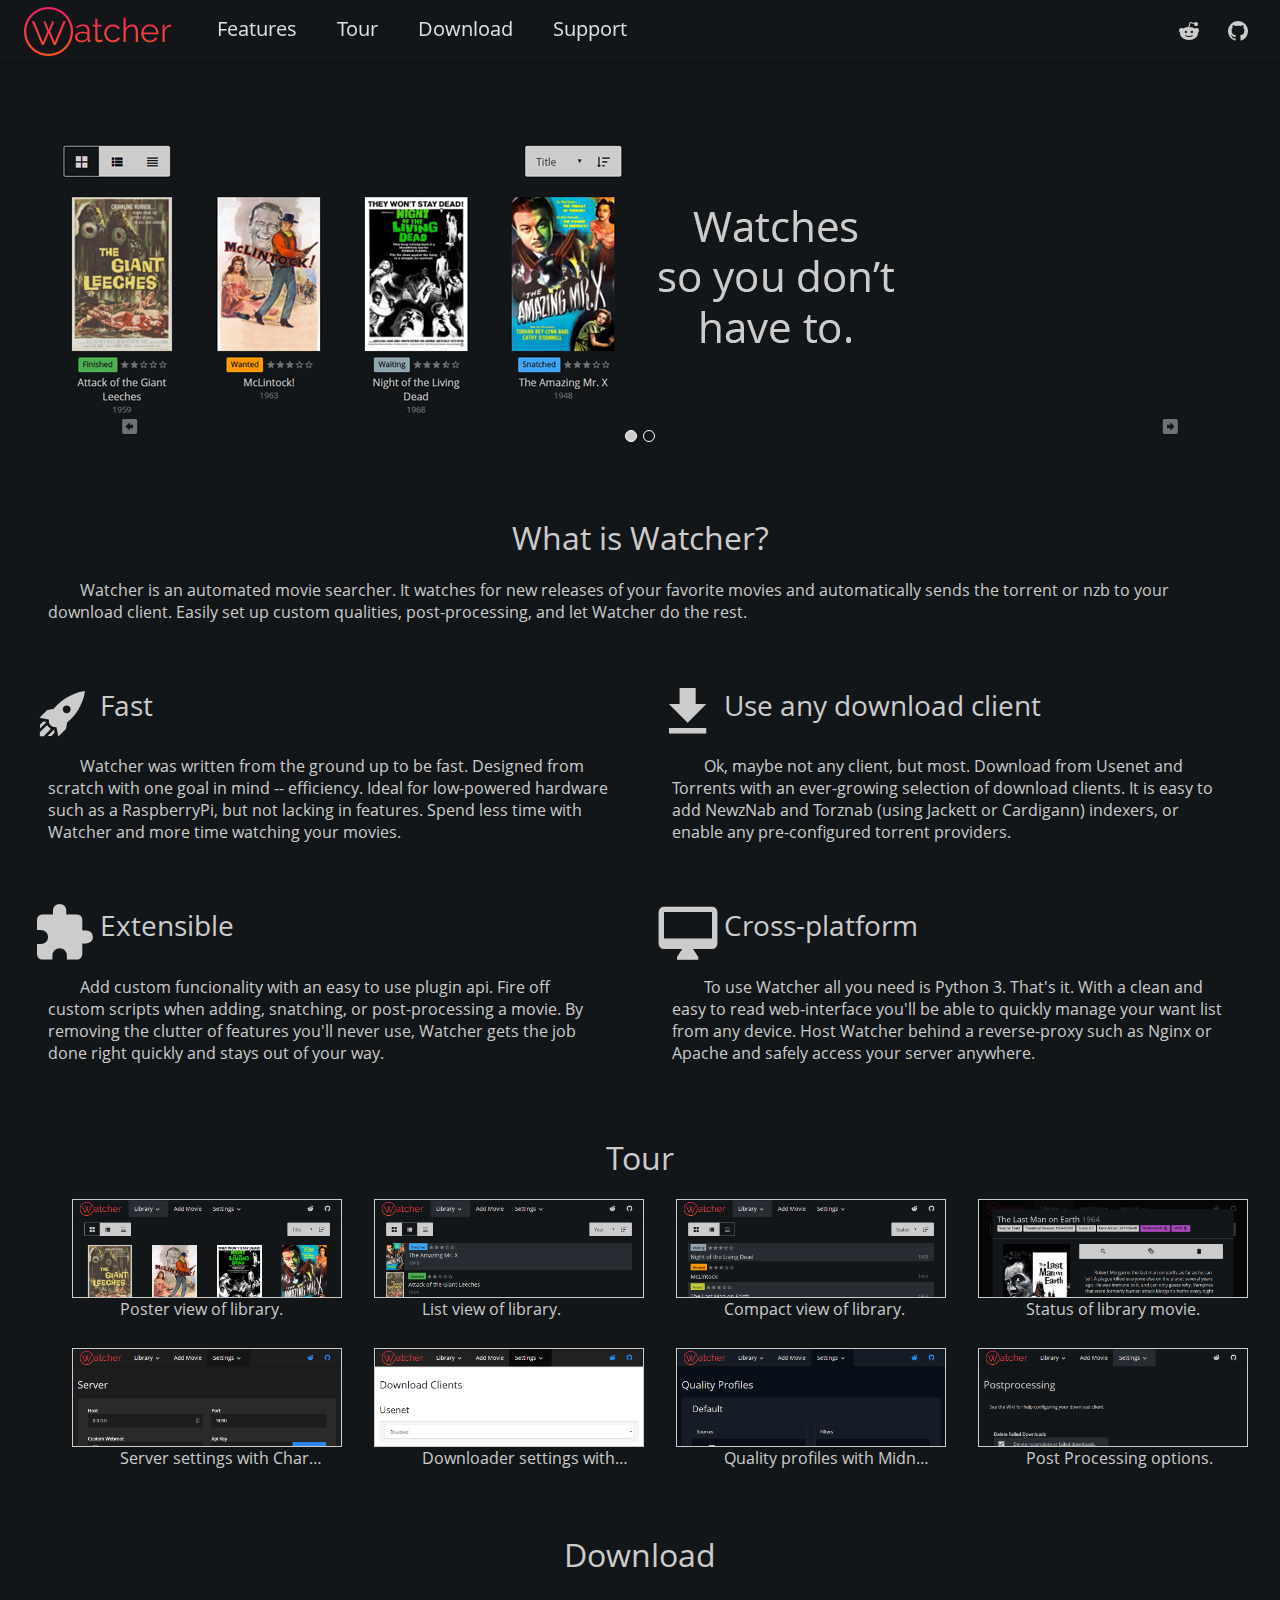
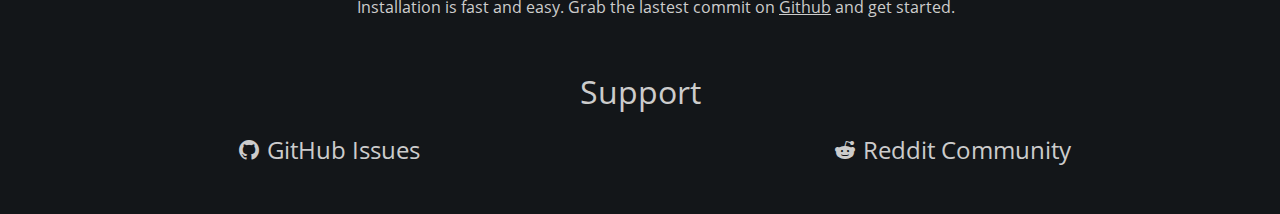
<file: index.html>
<!DOCTYPE html>
<html>
    <head>
        <meta charset="utf-8">
        <title>Watcher</title>
        <link href='css/bootstrap.css' rel='stylesheet' />
        <link href='css/lib/materialdesignicons.min.css' rel='stylesheet' />
        <link href='css/lib/jquery.bsPhotoGallery.css' rel='stylesheet' />
        <link href='css/lib/open-sans.css' rel='stylesheet' />
        <script type='text/javascript' src='js/lib/jquery.310.min.js'></script>
        <script type='text/javascript' src='js/lib/bootstrap.min.js'></script>
        <script type='text/javascript' src='js/lib/jquery.bsPhotoGallery.js'></script>
        <link rel="shortcut icon" type="image/x-icon" href="images/favicon.png">
    </head>
    <body>
        <nav class="navbar navbar-default">
            <div class="container-fluid">
                <div class="navbar-header">
                    <button type="button" class="navbar-toggle collapsed" data-toggle="collapse" data-target="#bs-example-navbar-collapse-1">
                        <span class="sr-only">Toggle navigation</span>
                        <i class="mdi mdi-menu"></i>
                    </button>
                    <img src="images/logo.png" alt="" class="navbar-brand">
                </div>
                <div class="collapse navbar-collapse" id="bs-example-navbar-collapse-1">

                    <ul class="nav navbar-nav">
                        <li>
                            <a href="#features">
                                Features
                            </a>
                        <li>
                            <a href="#tour">
                                Tour
                            </a>
                        </li>
                        <li>
                            <a href="#download">
                                Download
                            </a>
                        </li>
                        <li>
                            <a href="#support">
                                Support
                            </a>
                        </li>
                    </ul>

                    <div class="navbar-right btn-group">
                        <a class="btn text-primary" href="https://www.reddit.com/r/watcher/" target="_blank">
                            <i class="mdi mdi-reddit"></i>
                        </a>
                        <a class="btn text-primary" href="https://github.com/nosmokingbandit/watcher3" target="_blank">
                            <i class="mdi mdi-github-circle"></i>
                        </a>
                    </div>

                </div>
            </div>
        </nav>
        <div class="container-fluid">
            <div id="myCarousel" class="carousel slide" data-ride="carousel">
                <!-- Indicators -->
                <ol class="carousel-indicators">
                    <li data-target="#myCarousel" data-slide-to="0" class="active"></li>
                    <li data-target="#myCarousel" data-slide-to="1"></li>
                </ol>
                <!-- Wrapper for slides -->
                <div class="carousel-inner">
                    <div class="item active">
                        <img src="images/slider1.png">
                    </div>
                    <div class="item">
                        <img src="images/slider2.png" alt="Chicago">
                    </div>
                </div>
                <!-- Left and right controls -->
                <a class="left carousel-control" href="#myCarousel" data-slide="prev">
                    <i class="mdi mdi-arrow-left-bold-box"></i>
                    <span class="sr-only">Previous</span>
                </a>
                <a class="right carousel-control" href="#myCarousel" data-slide="next">
                    <i class="mdi mdi-arrow-right-bold-box"></i>
                    <span class="sr-only">Next</span>
                </a>
            </div>

            <div id='features'>
                <div class='col-md-12'>
                    <h2>What is Watcher?</h2>
                    <p>
                        Watcher is an automated movie searcher. It watches for new releases of
                        your favorite movies and automatically sends the torrent or nzb to your
                        download client. Easily set up custom qualities, post-processing, and let Watcher
                        do the rest.
                    </p>
                </div>
                <div class='col-md-6'>
                    <i class='mdi mdi-rocket'></i>
                    <h3>Fast</h3>
                    <p>
                        Watcher was written from the ground up to be fast. Designed from scratch
                        with one goal in mind -- efficiency. Ideal for low-powered hardware such
                        as a RaspberryPi, but not lacking in features. Spend less time with
                        Watcher and more time watching your movies.
                    </p>
                </div>
                <div class='col-md-6'>
                    <i class='mdi mdi-download'></i>
                    <h3>Use any download client</h3>
                    <p>
                        Ok, maybe not any client, but most. Download from Usenet and Torrents
                        with an ever-growing selection of download clients. It is easy to add
                        NewzNab and Torznab (using Jackett or Cardigann) indexers, or enable
                        any pre-configured torrent providers.
                    </p>
                </div>
                <div class='col-md-6'>
                    <i class='mdi mdi-puzzle'></i>
                    <h3>Extensible</h3>
                    <p>
                        Add custom funcionality with an easy to use plugin api. Fire off custom
                        scripts when adding, snatching, or post-processing a movie. By removing
                        the clutter of features you'll never use, Watcher gets the job done right
                        quickly and stays out of your way.
                    </p>
                </div>
                <div class='col-md-6'>
                    <i class='mdi mdi-desktop-mac'></i>
                    <h3>Cross-platform</h3>
                    <p>
                        To use Watcher all you need is Python 3. That's it.
                        With a clean and easy to read web-interface you'll be able to quickly
                        manage your want list from any device. Host Watcher behind a
                        reverse-proxy such as Nginx or Apache and safely access your server anywhere.
                    </p>
                </div>
            </div>
            <h2>Tour</h2>
            <ul id='tour'>
                <li>
                    <img src="images/tour/1.png">
                    <p class="text">Poster view of library.</p>
                </li>
                <li>
                    <img src="images/tour/2.png">
                    <p class="text">List view of library.</p>
                </li>
                <li>
                    <img src="images/tour/3.png">
                    <p class="text">Compact view of library.</p>
                </li>
                <li>
                    <img src="images/tour/4.png">
                    <p class="text">Status of library movie.</p>
                </li>
                <li>
                    <img src="images/tour/5.png">
                    <p class="text">Server settings with Charcoal theme.</p>
                </li>
                <li>
                    <img src="images/tour/6.png">
                    <p class="text">Downloader settings with Light theme.</p>
                </li>
                <li>
                    <img src="images/tour/7.png">
                    <p class="text">Quality profiles with Midnight theme.</p>
                </li>
                <li>
                    <img src="images/tour/8.png">
                    <p class="text">Post Processing options.</p>
                </li>
            </ul>
            <div id='download'>
                <h2>Download</h2>
                <p>
                    Installation is fast and easy. Grab the lastest commit on
                        <u><a href="https://github.com/nosmokingbandit/Watcher3">Github</a></u>
                        and get started.
                </p>
            </div>
            <div id='support'>
                <h2>Support</h2>
                <div class='col-md-6'>
                    <a href='https://github.com/nosmokingbandit/watcher3/issues'>
                        <i class='mdi mdi-github-circle'></i>
                        GitHub Issues
                    </a>
                </div>
                <div class='col-md-6'>
                    <a href='https://www.reddit.com/r/watcher'>
                        <i class='mdi mdi-reddit'></i>
                        Reddit Community
                    </a>
                </div>
            </div>


        </div>
    </body>
    <script>
        $(document).ready(function(){
            $('ul#tour').bsPhotoGallery({
                "classes" : "col-xl-2 col-lg-3 col-md-4 col-xs-6 col-xxs-12",
                "hasModal" : true
            });
        });
    </script>
</html>
</file>
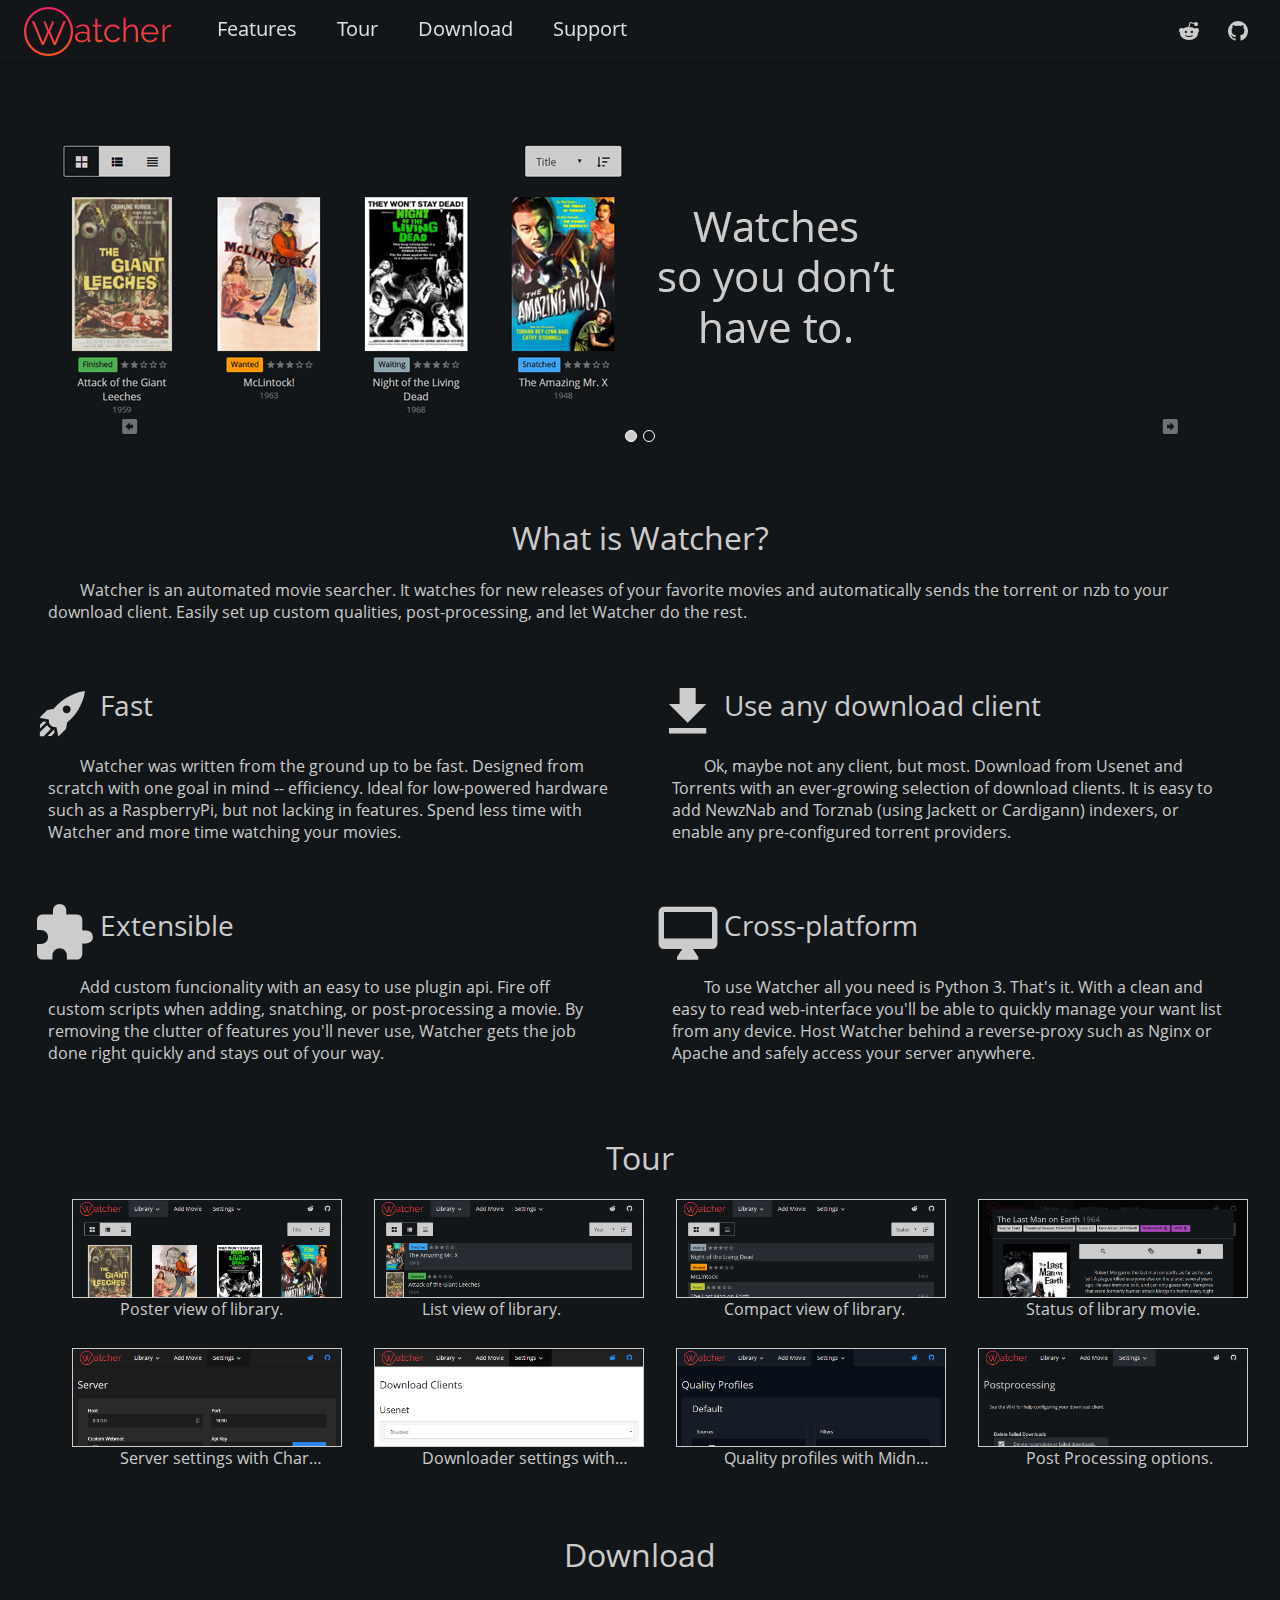
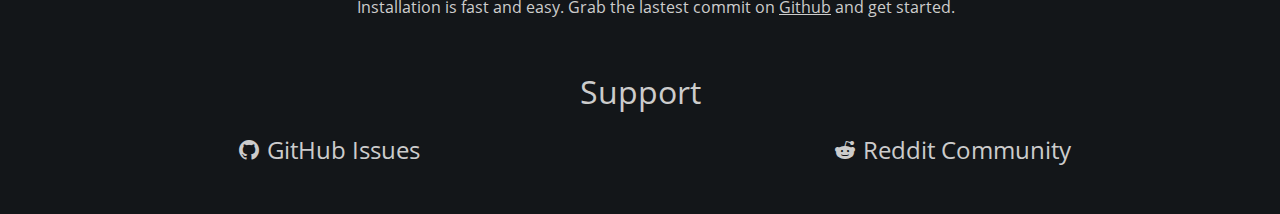
<file: putioregister.html>
<!DOCTYPE html>
<html>
  <head>
    <meta charset="UTF-8">
    <title>title</title>
    <script type="text/javascript">
        window.addEventListener("DOMContentLoaded", function(){
           var token = window.location.hash.split("=")[1];
           if(!token){
               window.location = "https://nosmokingbandit.github.io/";
           }
           document.querySelector("input#token").value = token;
        })
    </script>
    <style>
        body{
            background-color: #1c1e23;
            color: #ebebeb;
            font-family: sans-serif;
            width: 50%;
            margin: 10% auto;
            text-align: center;
        }
        img{
            margin: 0 auto;
        }
        input#token{
            display: block;
            width: 50%;
            margin: 0 auto;
            padding: .375rem .75rem;
            font-size: 1.5em;
            line-height: 1.5;
            color: #272a31;
            background-color: #fff;
            background-clip: padding-box;
            border: 1px solid #ced4da;
            border-radius: .25rem;
            text-align: center;
        }

        p{
            text-align: center;
        }
    </style>
  </head>
  <body>
    <img src="images/logo.png">
    <br/>
    <img id="putio" src="images/putio.png">
    <p>
        This is your Put.IO application token.<br/><br/>
        Copy this token to your Watcher settings to enable Put.IO<br/><br/>
        This token allows Watcher to start and cancel downloads as well as download and erase files. Do not share this code with anyone.
    </p>
    <input id="token" disabled></input>
  </body>
</html>
</file>
<file: css/lib/open-sans.css>
/* cyrillic-ext */
@font-face {
  font-family: 'Open Sans';
  font-style: normal;
  font-weight: 400;
  src: local('Open Sans'), local('OpenSans'), url(../../fonts/open-sans-cyrillic-ext.woff2) format('woff2');
  unicode-range: U+0460-052F, U+20B4, U+2DE0-2DFF, U+A640-A69F;
}
/* cyrillic */
@font-face {
  font-family: 'Open Sans';
  font-style: normal;
  font-weight: 400;
  src: local('Open Sans'), local('OpenSans'), url(../../fonts/open-sans-cyrillic.woff2) format('woff2');
  unicode-range: U+0400-045F, U+0490-0491, U+04B0-04B1, U+2116;
}
/* greek-ext */
@font-face {
  font-family: 'Open Sans';
  font-style: normal;
  font-weight: 400;
  src: local('Open Sans'), local('OpenSans'), url(../../fonts/open-sans-greek.woff2) format('woff2');
  unicode-range: U+1F00-1FFF;
}
/* greek */
@font-face {
  font-family: 'Open Sans';
  font-style: normal;
  font-weight: 400;
  src: local('Open Sans'), local('OpenSans'), url(../../fonts/open-sans-greek.woff2) format('woff2');
  unicode-range: U+0370-03FF;
}
/* vietnamese */
@font-face {
  font-family: 'Open Sans';
  font-style: normal;
  font-weight: 400;
  src: local('Open Sans'), local('OpenSans'), url(../../fonts/open-sans-vietnamese.woff2) format('woff2');
  unicode-range: U+0102-0103, U+1EA0-1EF9, U+20AB;
}
/* latin-ext */
@font-face {
  font-family: 'Open Sans';
  font-style: normal;
  font-weight: 400;
  src: local('Open Sans'), local('OpenSans'), url(../../fonts/open-sans-ext.woff2) format('woff2');
  unicode-range: U+0100-024F, U+1E00-1EFF, U+20A0-20AB, U+20AD-20CF, U+2C60-2C7F, U+A720-A7FF;
}
/* latin */
@font-face {
  font-family: 'Open Sans';
  font-style: normal;
  font-weight: 400;
  src: local('Open Sans'), local('OpenSans'), url(../../fonts/open-sans.woff2) format('woff2');
  unicode-range: U+0000-00FF, U+0131, U+0152-0153, U+02C6, U+02DA, U+02DC, U+2000-206F, U+2074, U+20AC, U+2212, U+2215;
}
</file>
